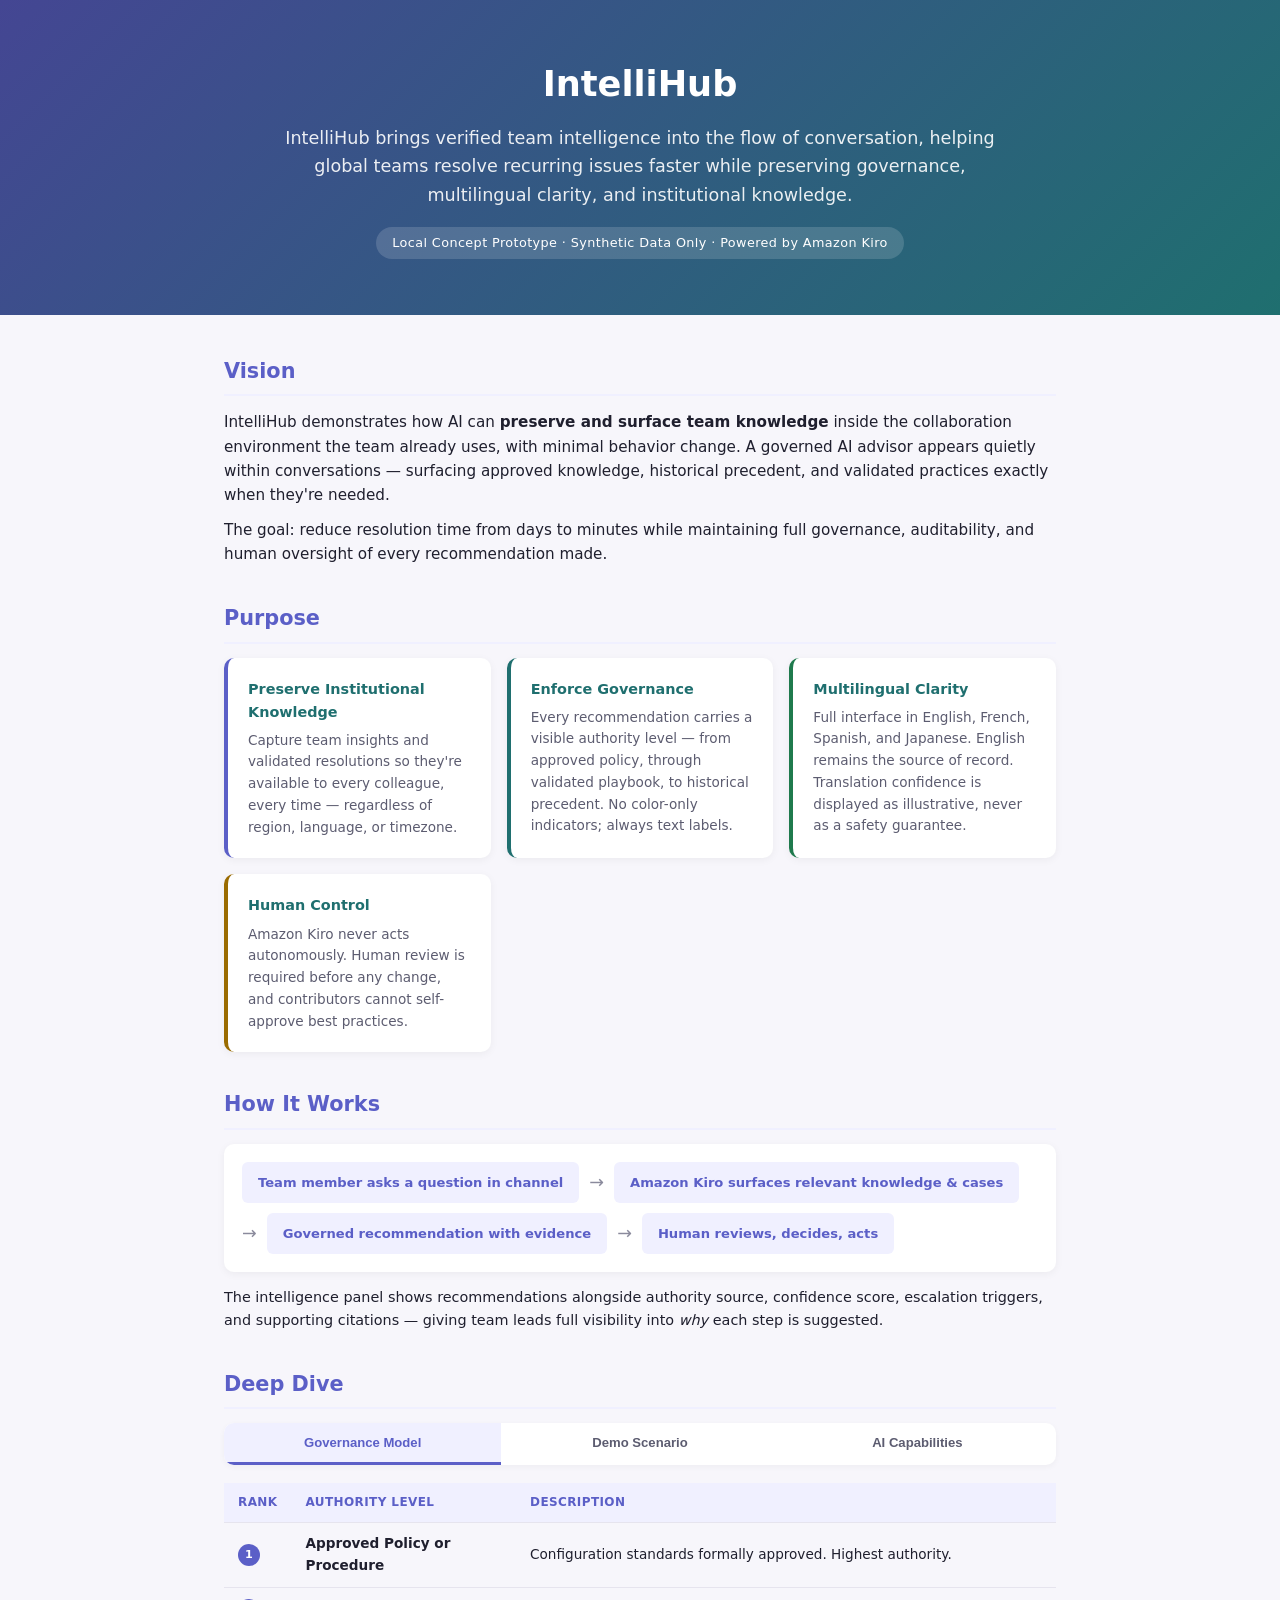
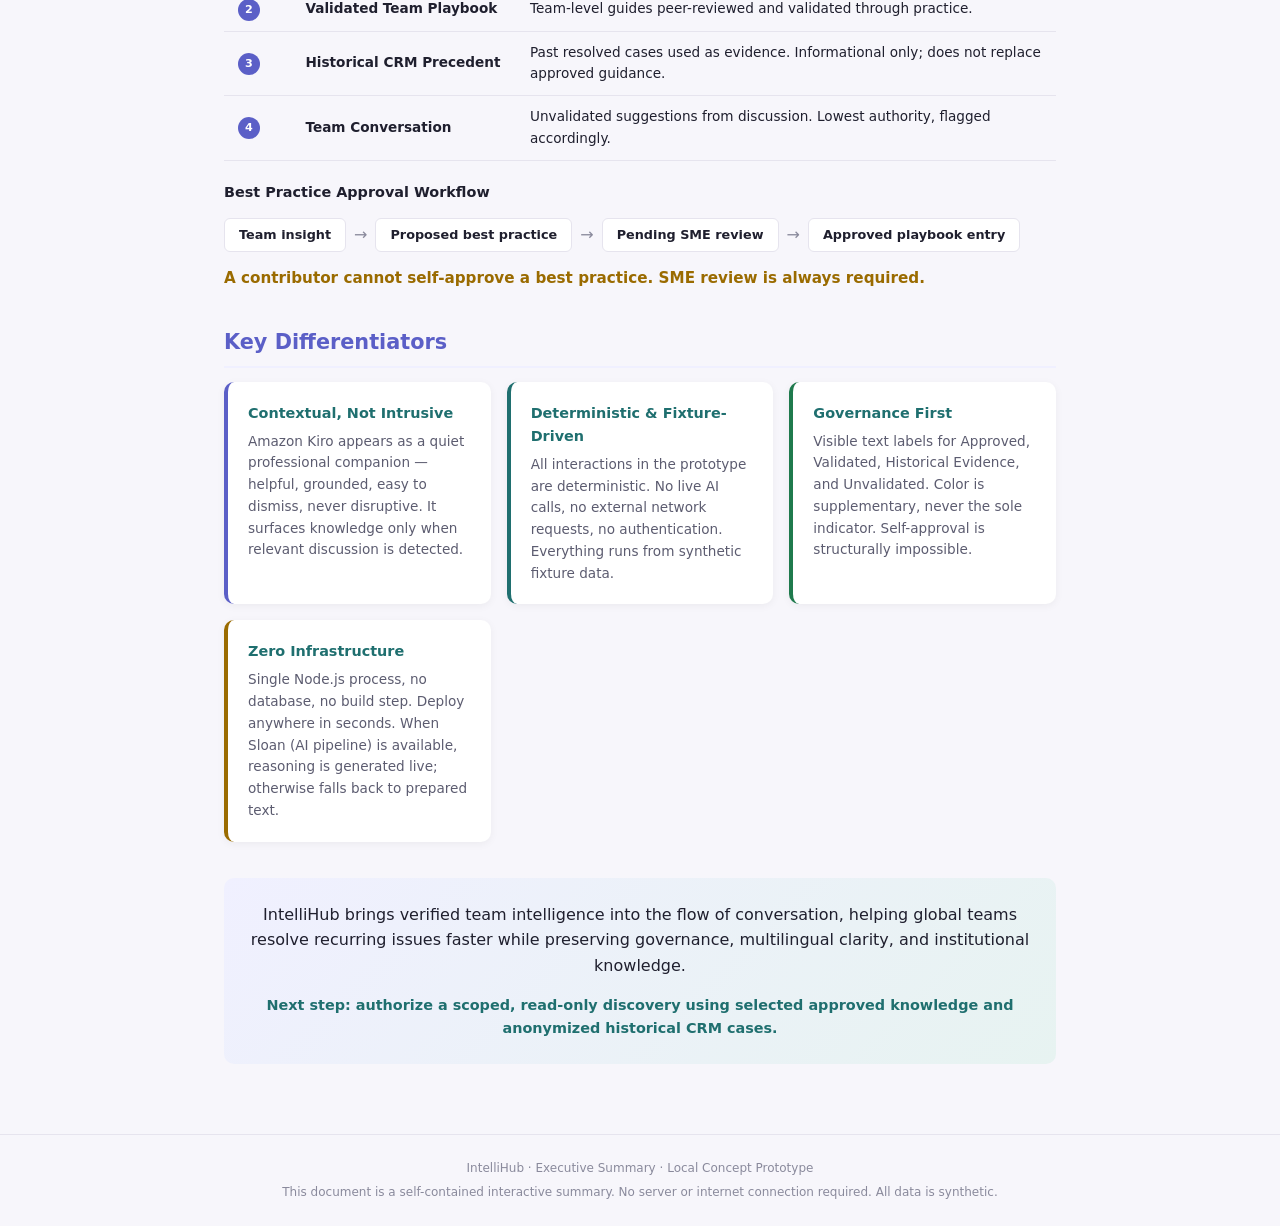
<file: executive-summary.html>
<!DOCTYPE html>
<html lang="en">
<head>
  <meta charset="UTF-8" />
  <meta name="viewport" content="width=device-width, initial-scale=1.0" />
  <title>Executive Summary — IntelliHub (Amazon Kiro)</title>
  <style>
    :root {
      --purple: #5b5fc7;
      --purple-light: #f0f0ff;
      --teal: #1f6f6f;
      --teal-light: #e7f3f1;
      --green: #1f7a4d;
      --blue: #2f6fb0;
      --amber: #9a6b00;
      --gray: #8a8a9c;
      --bg: #f7f6fb;
      --card: #ffffff;
      --text: #1f1f2e;
      --muted: #5c5c70;
      --faint: #8a8a9c;
      --line: #e6e4ee;
      --radius: 10px;
    }
    * { box-sizing: border-box; margin: 0; padding: 0; }
    body {
      font-family: "Segoe UI", system-ui, -apple-system, sans-serif;
      background: var(--bg); color: var(--text);
      line-height: 1.6; padding: 0;
    }
    .hero {
      background: linear-gradient(135deg, #444693 0%, var(--teal) 100%);
      color: white; padding: 56px 40px; text-align: center;
    }
    .hero h1 { font-size: 2.2rem; margin-bottom: 12px; font-weight: 700; }
    .hero .subtitle { font-size: 1.1rem; opacity: .9; max-width: 720px; margin: 0 auto; }
    .hero .badge {
      display: inline-block; margin-top: 18px;
      background: rgba(255,255,255,.15); padding: 6px 16px;
      border-radius: 20px; font-size: .8rem; letter-spacing: .4px;
    }
    .container { max-width: 880px; margin: 0 auto; padding: 40px 24px; }
    .section { margin-bottom: 36px; }
    .section h2 {
      font-size: 1.3rem; color: var(--purple); margin-bottom: 14px;
      padding-bottom: 6px; border-bottom: 2px solid var(--purple-light);
    }
    .section p { margin-bottom: 10px; font-size: .95rem; }
    .cards { display: grid; grid-template-columns: repeat(auto-fit, minmax(240px, 1fr)); gap: 16px; margin-top: 14px; }
    .card {
      background: var(--card); border-radius: var(--radius); padding: 20px;
      box-shadow: 0 2px 8px rgba(0,0,0,.05); border-left: 4px solid var(--purple);
      transition: transform .2s, box-shadow .2s;
    }
    .card:hover { transform: translateY(-2px); box-shadow: 0 6px 16px rgba(0,0,0,.08); }
    .card h3 { font-size: .9rem; margin-bottom: 6px; color: var(--teal); }
    .card p { font-size: .85rem; color: var(--muted); margin: 0; }
    .card.teal { border-left-color: var(--teal); }
    .card.green { border-left-color: var(--green); }
    .card.amber { border-left-color: var(--amber); }

    .flow {
      display: flex; align-items: center; gap: 10px; flex-wrap: wrap;
      margin-top: 14px; padding: 18px; background: var(--card);
      border-radius: var(--radius); box-shadow: 0 2px 8px rgba(0,0,0,.05);
    }
    .flow-step {
      background: var(--purple-light); padding: 10px 16px; border-radius: 6px;
      font-size: .82rem; font-weight: 600; color: var(--purple); text-align: center; min-width: 100px;
    }
    .flow-arrow { font-size: 1.1rem; color: var(--faint); }

    .gov-table { width: 100%; border-collapse: collapse; margin-top: 14px; font-size: .85rem; }
    .gov-table th, .gov-table td { padding: 10px 14px; text-align: left; border-bottom: 1px solid var(--line); }
    .gov-table th { background: var(--purple-light); font-size: .75rem; text-transform: uppercase; letter-spacing: .4px; color: var(--purple); }
    .gov-table tr:hover td { background: #fafafa; }
    .rank { display: inline-block; width: 22px; height: 22px; border-radius: 50%; background: var(--purple); color: white; text-align: center; line-height: 22px; font-size: .7rem; font-weight: 700; }

    .wf-flow { display: flex; align-items: center; gap: 8px; flex-wrap: wrap; margin: 14px 0; }
    .wf-step { background: var(--card); border: 1px solid var(--line); padding: 6px 14px; border-radius: 6px; font-size: .8rem; font-weight: 600; }
    .wf-arrow { color: var(--faint); }
    .wf-note { font-size: .8rem; color: var(--amber); font-weight: 600; }

    details { margin-bottom: 10px; }
    details summary {
      cursor: pointer; font-weight: 600; color: var(--purple);
      padding: 10px 14px; background: var(--card); border-radius: var(--radius);
      box-shadow: 0 2px 6px rgba(0,0,0,.04); list-style: none;
    }
    details summary::before { content: "▸ "; }
    details[open] summary::before { content: "▾ "; }
    details .detail-body { padding: 14px; background: #fafafa; border-radius: 0 0 var(--radius) var(--radius); margin-top: -4px; font-size: .85rem; }

    .tabs { display: flex; gap: 0; margin-bottom: 18px; background: var(--card); border-radius: var(--radius); overflow: hidden; box-shadow: 0 2px 6px rgba(0,0,0,.04); }
    .tab-btn {
      flex: 1; padding: 12px; border: none; background: transparent;
      font-size: .82rem; font-weight: 600; color: var(--muted); cursor: pointer;
      border-bottom: 3px solid transparent; transition: all .2s;
    }
    .tab-btn.active { color: var(--purple); border-bottom-color: var(--purple); background: var(--purple-light); }
    .tab-btn:hover { background: #f0f0f0; }
    .tab-panel { display: none; }
    .tab-panel.active { display: block; }

    .exec-callout {
      background: linear-gradient(135deg, var(--purple-light) 0%, var(--teal-light) 100%);
      border-radius: var(--radius); padding: 24px; margin-top: 30px; text-align: center;
    }
    .exec-callout .exec-msg { font-size: 1rem; font-weight: 500; line-height: 1.6; margin-bottom: 16px; }
    .exec-callout .exec-next { font-size: .9rem; color: var(--teal); font-weight: 600; }

    .footer {
      text-align: center; padding: 24px; color: var(--faint);
      font-size: .75rem; border-top: 1px solid var(--line); margin-top: 30px;
    }
    @media (max-width: 600px) {
      .hero { padding: 36px 20px; }
      .hero h1 { font-size: 1.6rem; }
      .flow { flex-direction: column; }
      .flow-arrow { transform: rotate(90deg); }
    }
  </style>
</head>
<body>

<div class="hero">
  <h1>IntelliHub</h1>
  <p class="subtitle">IntelliHub brings verified team intelligence into the flow of conversation, helping global teams resolve recurring issues faster while preserving governance, multilingual clarity, and institutional knowledge.</p>
  <span class="badge">Local Concept Prototype · Synthetic Data Only · Powered by Amazon Kiro</span>
</div>

<div class="container">

  <!-- Vision -->
  <div class="section">
    <h2>Vision</h2>
    <p>IntelliHub demonstrates how AI can <strong>preserve and surface team knowledge</strong> inside the collaboration environment the team already uses, with minimal behavior change. A governed AI advisor appears quietly within conversations — surfacing approved knowledge, historical precedent, and validated practices exactly when they're needed.</p>
    <p>The goal: reduce resolution time from days to minutes while maintaining full governance, auditability, and human oversight of every recommendation made.</p>
  </div>

  <!-- Purpose -->
  <div class="section">
    <h2>Purpose</h2>
    <div class="cards">
      <div class="card">
        <h3>Preserve Institutional Knowledge</h3>
        <p>Capture team insights and validated resolutions so they're available to every colleague, every time — regardless of region, language, or timezone.</p>
      </div>
      <div class="card teal">
        <h3>Enforce Governance</h3>
        <p>Every recommendation carries a visible authority level — from approved policy, through validated playbook, to historical precedent. No color-only indicators; always text labels.</p>
      </div>
      <div class="card green">
        <h3>Multilingual Clarity</h3>
        <p>Full interface in English, French, Spanish, and Japanese. English remains the source of record. Translation confidence is displayed as illustrative, never as a safety guarantee.</p>
      </div>
      <div class="card amber">
        <h3>Human Control</h3>
        <p>Amazon Kiro never acts autonomously. Human review is required before any change, and contributors cannot self-approve best practices.</p>
      </div>
    </div>
  </div>

  <!-- How it works -->
  <div class="section">
    <h2>How It Works</h2>
    <div class="flow">
      <div class="flow-step">Team member asks a question in channel</div>
      <span class="flow-arrow">&rarr;</span>
      <div class="flow-step">Amazon Kiro surfaces relevant knowledge &amp; cases</div>
      <span class="flow-arrow">&rarr;</span>
      <div class="flow-step">Governed recommendation with evidence</div>
      <span class="flow-arrow">&rarr;</span>
      <div class="flow-step">Human reviews, decides, acts</div>
    </div>
    <p style="margin-top: 14px; font-size: .9rem;">The intelligence panel shows recommendations alongside authority source, confidence score, escalation triggers, and supporting citations — giving team leads full visibility into <em>why</em> each step is suggested.</p>
  </div>

  <!-- Deep dive tabs -->
  <div class="section">
    <h2>Deep Dive</h2>
    <div class="tabs">
      <button class="tab-btn active" onclick="switchTab('governance')">Governance Model</button>
      <button class="tab-btn" onclick="switchTab('scenario')">Demo Scenario</button>
      <button class="tab-btn" onclick="switchTab('capabilities')">AI Capabilities</button>
    </div>

    <div class="tab-panel active" id="panel-governance">
      <table class="gov-table">
        <thead><tr><th>Rank</th><th>Authority Level</th><th>Description</th></tr></thead>
        <tbody>
          <tr><td><span class="rank">1</span></td><td><strong>Approved Policy or Procedure</strong></td><td>Configuration standards formally approved. Highest authority.</td></tr>
          <tr><td><span class="rank">2</span></td><td><strong>Validated Team Playbook</strong></td><td>Team-level guides peer-reviewed and validated through practice.</td></tr>
          <tr><td><span class="rank">3</span></td><td><strong>Historical CRM Precedent</strong></td><td>Past resolved cases used as evidence. Informational only; does not replace approved guidance.</td></tr>
          <tr><td><span class="rank">4</span></td><td><strong>Team Conversation</strong></td><td>Unvalidated suggestions from discussion. Lowest authority, flagged accordingly.</td></tr>
        </tbody>
      </table>
      <h3 style="margin-top:20px; font-size:.9rem; color:#1f1f2e;">Best Practice Approval Workflow</h3>
      <div class="wf-flow">
        <span class="wf-step">Team insight</span><span class="wf-arrow">→</span>
        <span class="wf-step">Proposed best practice</span><span class="wf-arrow">→</span>
        <span class="wf-step">Pending SME review</span><span class="wf-arrow">→</span>
        <span class="wf-step">Approved playbook entry</span>
      </div>
      <p class="wf-note">A contributor cannot self-approve a best practice. SME review is always required.</p>
    </div>

    <div class="tab-panel" id="panel-scenario">
      <p style="margin-bottom:12px;">The prototype demonstrates a realistic <strong>international travel reimbursement configuration issue</strong>:</p>
      <details>
        <summary>Scenario: Multi-day travel producing partial-day results</summary>
        <div class="detail-body">
          <p>A consultant reports that a multi-day travel scenario is producing partial-day results when full-day results were expected. Team members respond with troubleshooting guidance: review travel-period classification, configuration hierarchy, rule precedence, interval definitions, supporting adjustment logic, and policy conditions.</p>
          <p style="margin-top:8px;">Amazon Kiro surfaces a governed recommendation backed by 14 comparable historical cases (12 resolved through validation of configuration precedence), an approved troubleshooting guide (KB-DEMO-204), and a validated team playbook (PLAY-DEMO-015).</p>
        </div>
      </details>
      <details>
        <summary>What Amazon Kiro shows</summary>
        <div class="detail-body">
          <p><strong>Recommended Action:</strong> 6 ordered steps from confirming travel-period classification through escalation to SME.</p>
          <p><strong>Similar Cases:</strong> 14 comparable cases with common pattern analysis, regional breakdown (EMEA, Americas, APAC), and illustrative resolution rate.</p>
          <p><strong>Knowledge:</strong> Approved guide, validated playbook, and one proposed best practice (pending SME review).</p>
          <p><strong>Team Context:</strong> Thread summary, suggested experts, and team roles involved.</p>
        </div>
      </details>
      <details>
        <summary>Synthetic citations used</summary>
        <div class="detail-body">
          <p>KB-DEMO-204, CRM-DEMO-101 through CRM-DEMO-114, PLAY-DEMO-015, PLAY-PROPOSED-001. All fictional.</p>
        </div>
      </details>
    </div>

    <div class="tab-panel" id="panel-capabilities">
      <div class="cards">
        <div class="card">
          <h3>Summarize &amp; Identify</h3>
          <p>Summarize the thread, identify key investigation areas, and surface related historical CRM cases automatically.</p>
        </div>
        <div class="card teal">
          <h3>Knowledge &amp; Experts</h3>
          <p>Identify approved knowledge, validated practices, and suggest subject matter experts to involve.</p>
        </div>
        <div class="card green">
          <h3>Draft &amp; Convert</h3>
          <p>Draft a response for human review. Convert the final resolution into a proposed knowledge entry (requires SME approval).</p>
        </div>
        <div class="card amber">
          <h3>Multilingual Reasoning</h3>
          <p>Generate reasoning in the user's preferred language while preserving English as the source of record. CRM field names kept in English to avoid ambiguity.</p>
        </div>
      </div>
    </div>
  </div>

  <!-- Key differentiators -->
  <div class="section">
    <h2>Key Differentiators</h2>
    <div class="cards">
      <div class="card">
        <h3>Contextual, Not Intrusive</h3>
        <p>Amazon Kiro appears as a quiet professional companion — helpful, grounded, easy to dismiss, never disruptive. It surfaces knowledge only when relevant discussion is detected.</p>
      </div>
      <div class="card teal">
        <h3>Deterministic &amp; Fixture-Driven</h3>
        <p>All interactions in the prototype are deterministic. No live AI calls, no external network requests, no authentication. Everything runs from synthetic fixture data.</p>
      </div>
      <div class="card green">
        <h3>Governance First</h3>
        <p>Visible text labels for Approved, Validated, Historical Evidence, and Unvalidated. Color is supplementary, never the sole indicator. Self-approval is structurally impossible.</p>
      </div>
      <div class="card amber">
        <h3>Zero Infrastructure</h3>
        <p>Single Node.js process, no database, no build step. Deploy anywhere in seconds. When Sloan (AI pipeline) is available, reasoning is generated live; otherwise falls back to prepared text.</p>
      </div>
    </div>
  </div>

  <!-- Executive callout -->
  <div class="exec-callout">
    <p class="exec-msg">IntelliHub brings verified team intelligence into the flow of conversation, helping global teams resolve recurring issues faster while preserving governance, multilingual clarity, and institutional knowledge.</p>
    <p class="exec-next">Next step: authorize a scoped, read-only discovery using selected approved knowledge and anonymized historical CRM cases.</p>
  </div>

</div>

<div class="footer">
  <p>IntelliHub · Executive Summary · Local Concept Prototype</p>
  <p style="margin-top:4px;">This document is a self-contained interactive summary. No server or internet connection required. All data is synthetic.</p>
</div>

<script>
  function switchTab(name) {
    document.querySelectorAll('.tab-btn').forEach(b => b.classList.remove('active'));
    document.querySelectorAll('.tab-panel').forEach(p => p.classList.remove('active'));
    document.getElementById('panel-' + name).classList.add('active');
    event.target.classList.add('active');
  }
</script>
</body>
</html>
</file>
